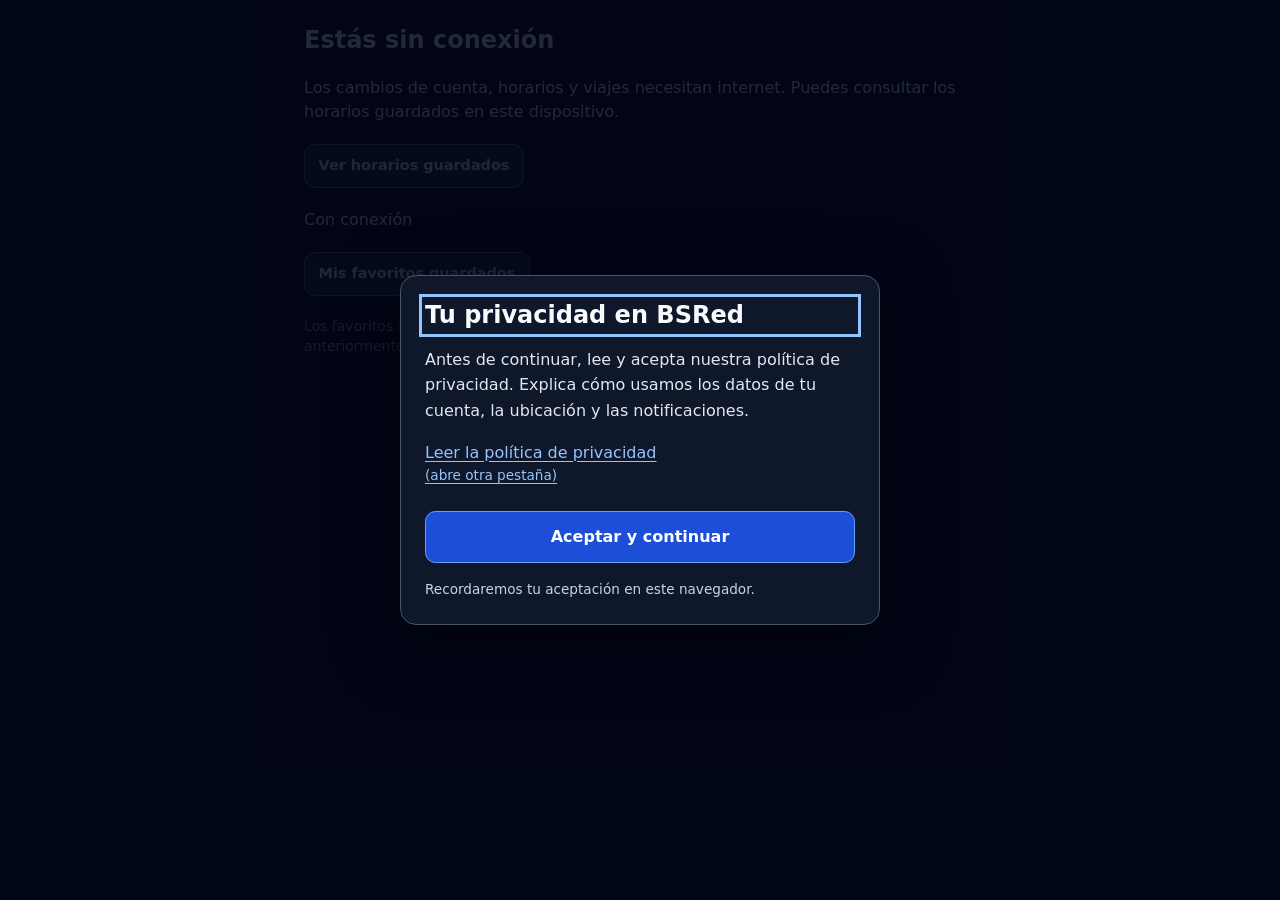
<file: offline.html>
<!DOCTYPE html>
<html lang="es"><head><meta charset="UTF-8"><meta name="viewport" content="width=device-width, initial-scale=1"><title>Sin conexión · BSRed</title><link rel="stylesheet" href="/styles.css">
    <link rel="stylesheet" href="/privacidad-aviso.css">
    <script src="/privacidad-aviso.js" defer></script><script src="/offline.js" defer></script></head>
<body class="bg-slate-950 text-slate-100 p-6"><main class="max-w-2xl mx-auto space-y-5"><h1 class="text-2xl font-bold">Estás sin conexión</h1><p>Los cambios de cuenta, horarios y viajes necesitan internet. Puedes consultar los horarios guardados en este dispositivo.</p><a href="/" class="op-button">Ver horarios guardados</a><p data-estado-conexion role="status"></p><a href="/usuario#favoritos" class="op-button">Mis favoritos guardados</a><p class="text-sm text-slate-400">Los favoritos solo estarán disponibles en la pestaña de la cuenta que inició sesión anteriormente. El mapa y el GPS requieren conexión para actualizarse.</p></main></body></html>
</file>
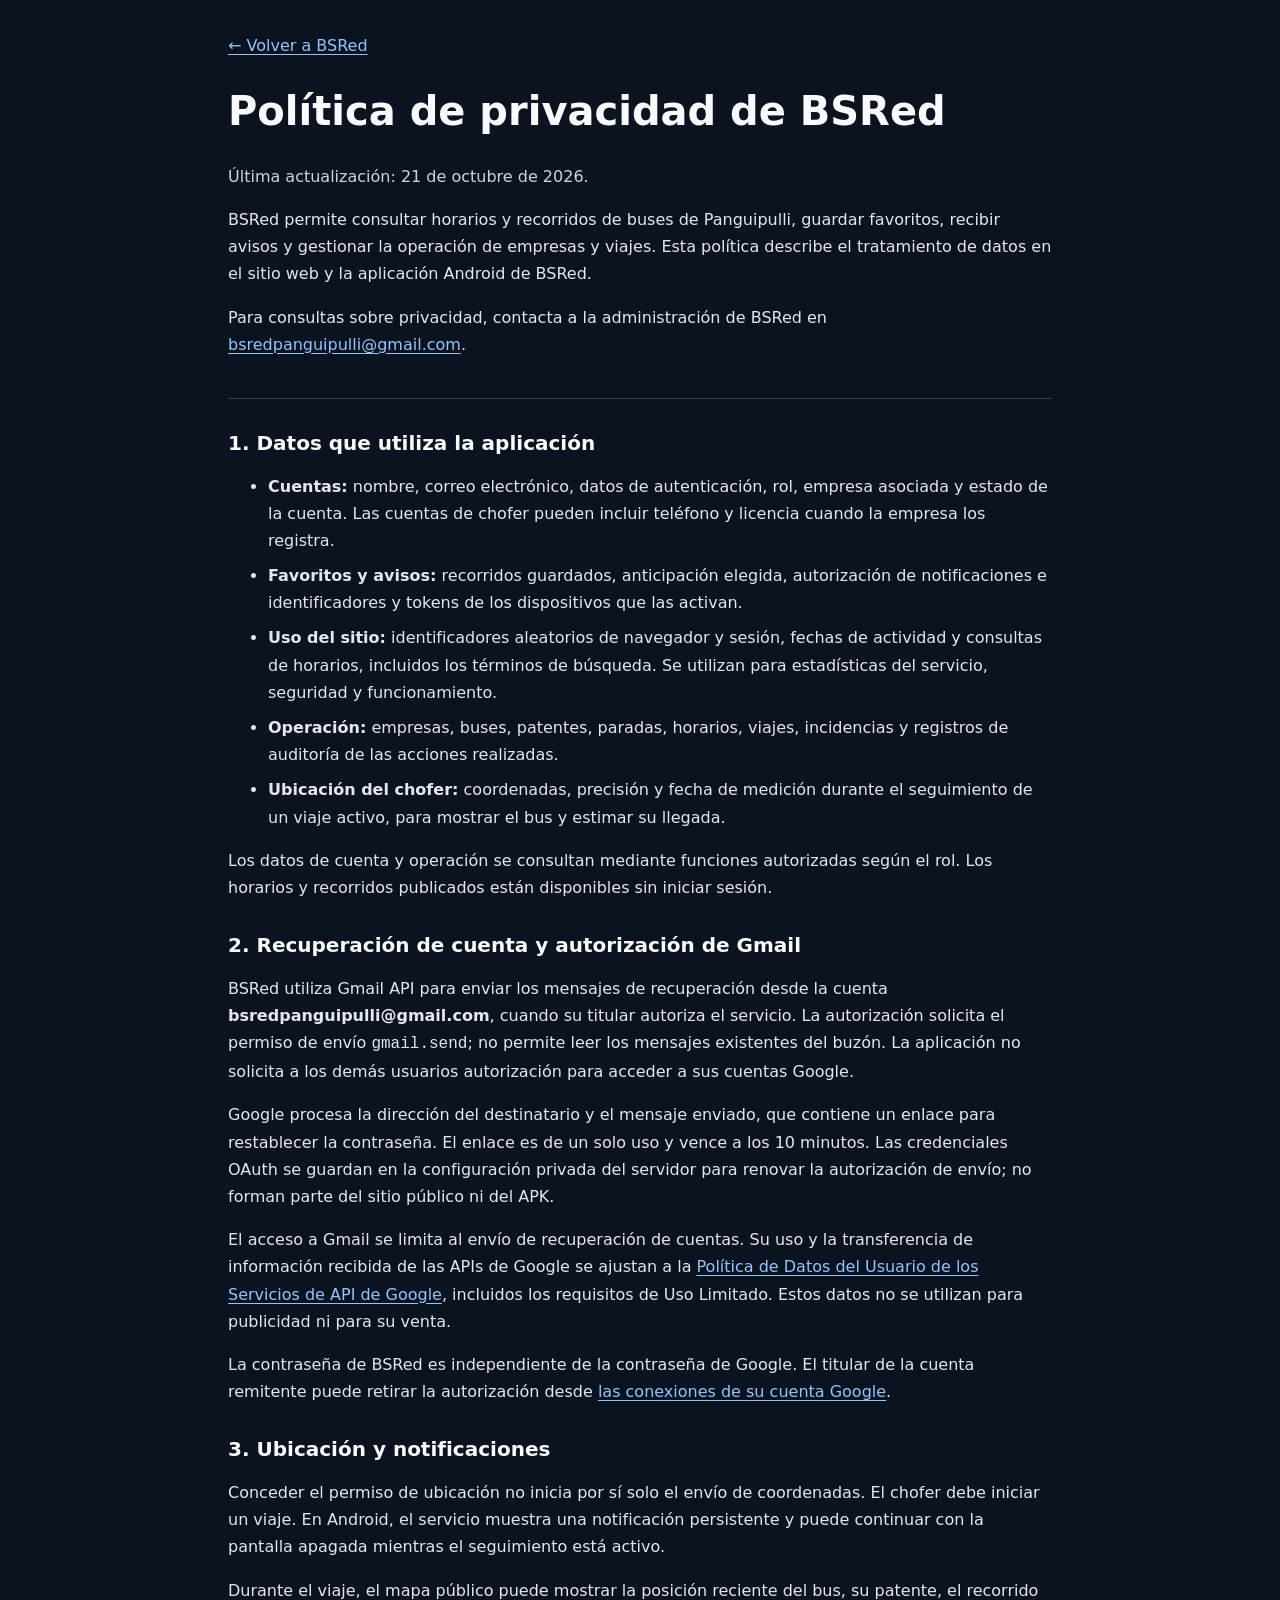
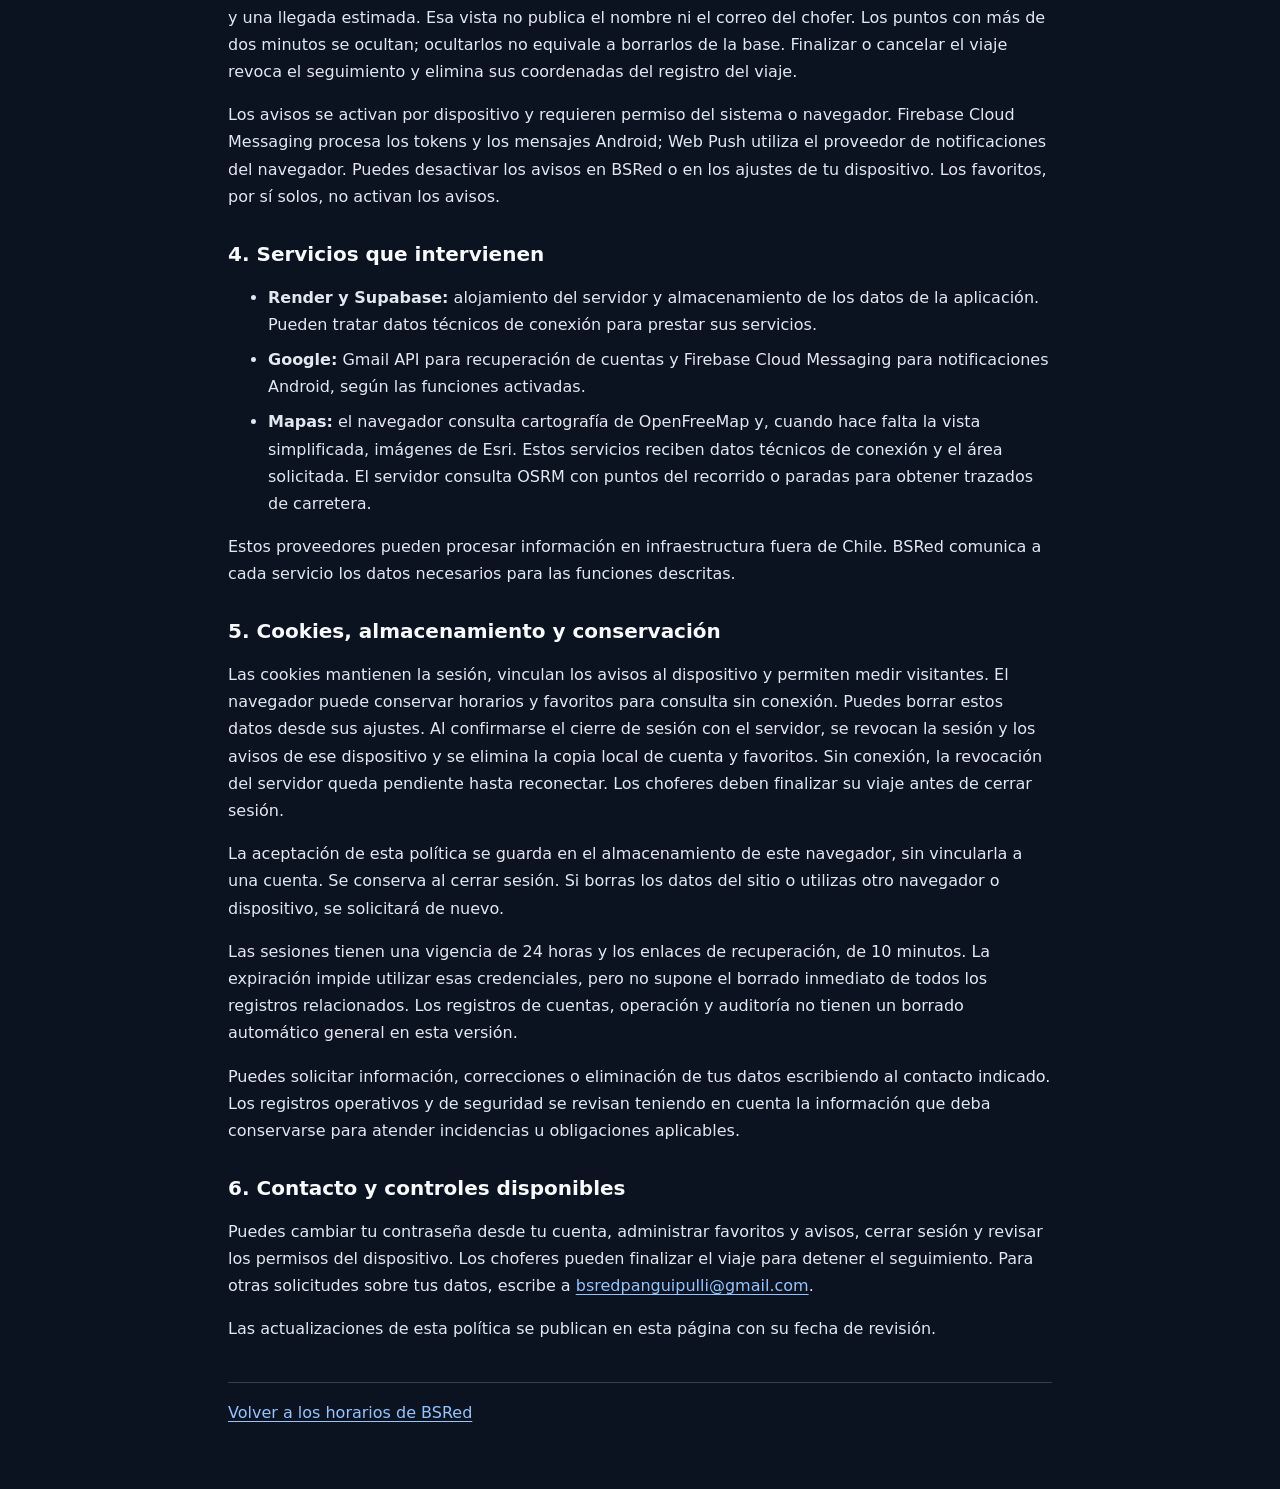
<file: privacidad.html>
<!DOCTYPE html>
<html lang="es">
<head>
    <meta charset="UTF-8">
    <meta name="viewport" content="width=device-width, initial-scale=1.0">
    <meta name="description" content="Cómo BSRed utiliza los datos de cuentas, recuperación por correo, notificaciones y ubicación de buses.">
    <meta name="theme-color" content="#0b1220">
    <title>Política de privacidad | BSRed</title>
    <link rel="canonical" href="https://bsred.onrender.com/privacidad.html">
    <style>
        :root { color-scheme: dark; }
        * { box-sizing: border-box; }
        body { margin: 0; background: #0b1220; color: #e2e8f0; font: 1rem/1.7 system-ui, sans-serif; }
        main { max-width: 54rem; margin: auto; padding: 2rem 1.25rem 4rem; overflow-wrap: anywhere; }
        header { padding-bottom: 1.5rem; border-bottom: 1px solid #334155; }
        h1, h2 { line-height: 1.25; color: #f8fafc; }
        h1 { font-size: clamp(1.8rem, 5vw, 2.5rem); }
        h2 { margin-top: 2rem; font-size: 1.25rem; }
        a { color: #93c5fd; text-underline-offset: .2em; }
        a:hover { color: #dbeafe; }
        a:focus-visible { outline: 3px solid #93c5fd; outline-offset: 4px; border-radius: 2px; }
        li + li { margin-top: .5rem; }
        .date { color: #cbd5e1; }
        footer { margin-top: 2.5rem; padding-top: 1rem; border-top: 1px solid #334155; }
    </style>
</head>
<body>
    <main>
        <header>
            <a href="/">← Volver a BSRed</a>
            <h1>Política de privacidad de BSRed</h1>
            <p class="date">Última actualización: <time datetime="2026-10-21">21 de octubre de 2026</time>.</p>
            <p>BSRed permite consultar horarios y recorridos de buses de Panguipulli, guardar favoritos,
                recibir avisos y gestionar la operación de empresas y viajes. Esta política describe
                el tratamiento de datos en el sitio web y la aplicación Android de BSRed.</p>
            <p>Para consultas sobre privacidad, contacta a la administración de BSRed en
                <a href="mailto:bsredpanguipulli@gmail.com">bsredpanguipulli@gmail.com</a>.</p>
        </header>

        <section aria-labelledby="datos">
            <h2 id="datos">1. Datos que utiliza la aplicación</h2>
            <ul>
                <li><strong>Cuentas:</strong> nombre, correo electrónico, datos de autenticación, rol,
                    empresa asociada y estado de la cuenta. Las cuentas de chofer pueden incluir
                    teléfono y licencia cuando la empresa los registra.</li>
                <li><strong>Favoritos y avisos:</strong> recorridos guardados, anticipación elegida,
                    autorización de notificaciones e identificadores y tokens de los dispositivos
                    que las activan.</li>
                <li><strong>Uso del sitio:</strong> identificadores aleatorios de navegador y sesión,
                    fechas de actividad y consultas de horarios, incluidos los términos de búsqueda.
                    Se utilizan para estadísticas del servicio, seguridad y funcionamiento.</li>
                <li><strong>Operación:</strong> empresas, buses, patentes, paradas, horarios, viajes,
                    incidencias y registros de auditoría de las acciones realizadas.</li>
                <li><strong>Ubicación del chofer:</strong> coordenadas, precisión y fecha de medición
                    durante el seguimiento de un viaje activo, para mostrar el bus y estimar su llegada.</li>
            </ul>
            <p>Los datos de cuenta y operación se consultan mediante funciones autorizadas según el rol.
                Los horarios y recorridos publicados están disponibles sin iniciar sesión.</p>
        </section>

        <section aria-labelledby="google">
            <h2 id="google">2. Recuperación de cuenta y autorización de Gmail</h2>
            <p>BSRed utiliza Gmail API para enviar los mensajes de recuperación desde la cuenta
                <strong>bsredpanguipulli@gmail.com</strong>, cuando su titular autoriza el servicio.
                La autorización solicita el permiso de envío <code>gmail.send</code>; no permite leer
                los mensajes existentes del buzón. La aplicación no solicita a los demás usuarios
                autorización para acceder a sus cuentas Google.</p>
            <p>Google procesa la dirección del destinatario y el mensaje enviado, que contiene un enlace
                para restablecer la contraseña. El enlace es de un solo uso y vence a los 10 minutos.
                Las credenciales OAuth se guardan en la configuración privada del servidor para renovar
                la autorización de envío; no forman parte del sitio público ni del APK.</p>
            <p>El acceso a Gmail se limita al envío de recuperación de cuentas. Su uso y la transferencia
                de información recibida de las APIs de Google se ajustan a la
                <a href="https://developers.google.com/terms/api-services-user-data-policy">Política de Datos del Usuario de los Servicios de API de Google</a>,
                incluidos los requisitos de Uso Limitado. Estos datos no se utilizan para publicidad
                ni para su venta.</p>
            <p>La contraseña de BSRed es independiente de la contraseña de Google. El titular de la
                cuenta remitente puede retirar la autorización desde
                <a href="https://myaccount.google.com/connections">las conexiones de su cuenta Google</a>.</p>
        </section>

        <section aria-labelledby="ubicacion">
            <h2 id="ubicacion">3. Ubicación y notificaciones</h2>
            <p>Conceder el permiso de ubicación no inicia por sí solo el envío de coordenadas.
                El chofer debe iniciar un viaje. En Android, el servicio muestra una notificación
                persistente y puede continuar con la pantalla apagada mientras el seguimiento está activo.</p>
            <p>Durante el viaje, el mapa público puede mostrar la posición reciente del bus, su patente,
                el recorrido y una llegada estimada. Esa vista no publica el nombre ni el correo del chofer.
                Los puntos con más de dos minutos se ocultan; ocultarlos no equivale a borrarlos de la base.
                Finalizar o cancelar el viaje revoca el seguimiento y elimina sus coordenadas del registro del viaje.</p>
            <p>Los avisos se activan por dispositivo y requieren permiso del sistema o navegador.
                Firebase Cloud Messaging procesa los tokens y los mensajes Android; Web Push utiliza
                el proveedor de notificaciones del navegador. Puedes desactivar los avisos en BSRed
                o en los ajustes de tu dispositivo. Los favoritos, por sí solos, no activan los avisos.</p>
        </section>

        <section aria-labelledby="proveedores">
            <h2 id="proveedores">4. Servicios que intervienen</h2>
            <ul>
                <li><strong>Render y Supabase:</strong> alojamiento del servidor y almacenamiento de los
                    datos de la aplicación. Pueden tratar datos técnicos de conexión para prestar sus servicios.</li>
                <li><strong>Google:</strong> Gmail API para recuperación de cuentas y Firebase Cloud
                    Messaging para notificaciones Android, según las funciones activadas.</li>
                <li><strong>Mapas:</strong> el navegador consulta cartografía de OpenFreeMap y, cuando
                    hace falta la vista simplificada, imágenes de Esri. Estos servicios reciben datos
                    técnicos de conexión y el área solicitada. El servidor consulta OSRM con puntos del
                    recorrido o paradas para obtener trazados de carretera.</li>
            </ul>
            <p>Estos proveedores pueden procesar información en infraestructura fuera de Chile.
                BSRed comunica a cada servicio los datos necesarios para las funciones descritas.</p>
        </section>

        <section aria-labelledby="conservacion">
            <h2 id="conservacion">5. Cookies, almacenamiento y conservación</h2>
            <p>Las cookies mantienen la sesión, vinculan los avisos al dispositivo y permiten medir
                visitantes. El navegador puede conservar horarios y favoritos para consulta sin conexión.
                Puedes borrar estos datos desde sus ajustes. Al confirmarse el cierre de sesión con
                el servidor, se revocan la sesión y los avisos de ese dispositivo y se elimina la copia
                local de cuenta y favoritos. Sin conexión, la revocación del servidor queda pendiente
                hasta reconectar. Los choferes deben finalizar su viaje antes de cerrar sesión.</p>
            <p>La aceptación de esta política se guarda en el almacenamiento de este navegador,
                sin vincularla a una cuenta. Se conserva al cerrar sesión. Si borras los datos del
                sitio o utilizas otro navegador o dispositivo, se solicitará de nuevo.</p>
            <p>Las sesiones tienen una vigencia de 24 horas y los enlaces de recuperación, de 10 minutos.
                La expiración impide utilizar esas credenciales, pero no supone el borrado inmediato de
                todos los registros relacionados. Los registros de cuentas, operación y auditoría no
                tienen un borrado automático general en esta versión.</p>
            <p>Puedes solicitar información, correcciones o eliminación de tus datos escribiendo al
                contacto indicado. Los registros operativos y de seguridad se revisan teniendo en
                cuenta la información que deba conservarse para atender incidencias u obligaciones aplicables.</p>
        </section>

        <section aria-labelledby="controles">
            <h2 id="controles">6. Contacto y controles disponibles</h2>
            <p>Puedes cambiar tu contraseña desde tu cuenta, administrar favoritos y avisos, cerrar sesión
                y revisar los permisos del dispositivo. Los choferes pueden finalizar el viaje para detener
                el seguimiento. Para otras solicitudes sobre tus datos, escribe a
                <a href="mailto:bsredpanguipulli@gmail.com">bsredpanguipulli@gmail.com</a>.</p>
            <p>Las actualizaciones de esta política se publican en esta página con su fecha de revisión.</p>
        </section>
        <footer><a href="/">Volver a los horarios de BSRed</a></footer>
    </main>
</body>
</html>
</file>
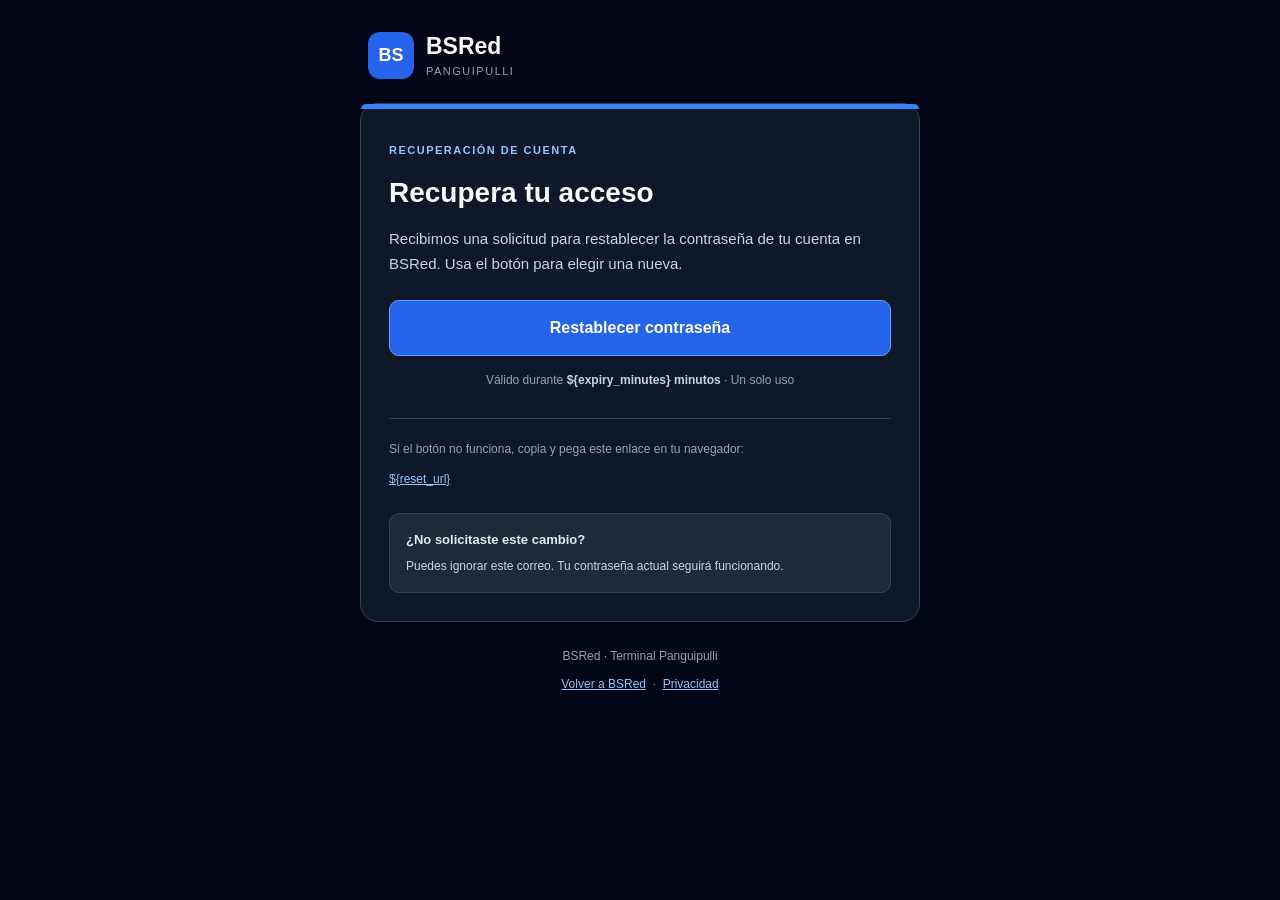
<file: templates/correo-recuperacion.html>
<!DOCTYPE html>
<html lang="es">
<head>
    <meta charset="UTF-8">
    <meta name="viewport" content="width=device-width, initial-scale=1">
    <meta name="color-scheme" content="dark">
    <title>Restablece tu contraseña de BSRed</title>
</head>
<body style="margin:0; padding:0; background-color:#020617; color:#e2e8f0; font-family:Arial,Helvetica,sans-serif; -webkit-text-size-adjust:100%;">
    <div style="display:none; max-height:0; max-width:0; overflow:hidden; opacity:0; font-size:1px; line-height:1px; mso-hide:all;">Recupera el acceso a BSRed. Tu enlace es válido durante ${expiry_minutes} minutos y para un solo uso.</div>
    <table role="presentation" width="100%" cellspacing="0" cellpadding="0" border="0" bgcolor="#020617" style="width:100%; table-layout:fixed; background-color:#020617;">
        <tr>
            <td align="center" style="padding:32px 16px;">
                <table role="presentation" width="100%" cellspacing="0" cellpadding="0" border="0" style="width:100%; max-width:560px; margin:0 auto;">
                    <tr>
                        <td style="padding:0 8px 24px;">
                            <table role="presentation" cellspacing="0" cellpadding="0" border="0">
                                <tr>
                                    <td width="46" height="46" align="center" bgcolor="#2563eb" style="width:46px; height:46px; border-radius:12px; background-color:#2563eb; color:#ffffff; font-size:18px; font-weight:700;">BS</td>
                                    <td style="padding-left:12px;">
                                        <p style="margin:0; color:#f8fafc; font-size:23px; line-height:28px; font-weight:700;">BSRed</p>
                                        <p style="margin:3px 0 0; color:#94a3b8; font-size:11px; line-height:16px; letter-spacing:1.5px;">PANGUIPULLI</p>
                                    </td>
                                </tr>
                            </table>
                        </td>
                    </tr>
                    <tr>
                        <td bgcolor="#0f172a" style="padding:0; border:1px solid #334155; border-radius:18px; background-color:#0f172a;">
                            <table role="presentation" width="100%" cellspacing="0" cellpadding="0" border="0" style="width:100%; table-layout:fixed;">
                                <tr>
                                    <td height="5" bgcolor="#3b82f6" style="height:5px; font-size:0; line-height:0; background-color:#3b82f6; border-radius:18px 18px 0 0;">&nbsp;</td>
                                </tr>
                                <tr>
                                    <td style="padding:32px 28px 28px;">
                                        <p style="margin:0 0 16px; color:#93c5fd; font-size:11px; line-height:18px; letter-spacing:1.5px; font-weight:700;">RECUPERACIÓN DE CUENTA</p>
                                        <h1 style="margin:0 0 16px; color:#f8fafc; font-size:28px; line-height:35px; font-weight:700;">Recupera tu acceso</h1>
                                        <p style="margin:0 0 24px; color:#cbd5e1; font-size:15px; line-height:25px;">Recibimos una solicitud para restablecer la contraseña de tu cuenta en BSRed. Usa el botón para elegir una nueva.</p>
                                        <table role="presentation" width="100%" cellspacing="0" cellpadding="0" border="0" style="width:100%;">
                                            <tr>
                                                <td align="center" bgcolor="#2563eb" style="border:1px solid #60a5fa; border-radius:10px; background-color:#2563eb; mso-padding-alt:16px 18px;">
                                                    <a href="${reset_url}" style="display:block; padding:16px 18px; border-radius:10px; color:#ffffff; font-size:16px; line-height:22px; font-weight:700; text-decoration:none;">Restablecer contraseña</a>
                                                </td>
                                            </tr>
                                        </table>
                                        <p style="margin:14px 0 28px; color:#94a3b8; text-align:center; font-size:12px; line-height:20px;">Válido durante <strong style="color:#cbd5e1;">${expiry_minutes} minutos</strong> &middot; Un solo uso</p>
                                        <table role="presentation" width="100%" cellspacing="0" cellpadding="0" border="0" style="width:100%; table-layout:fixed;">
                                            <tr>
                                                <td style="padding:20px 0 0; border-top:1px solid #334155;">
                                                    <p style="margin:0 0 10px; color:#94a3b8; font-size:12px; line-height:20px;">Si el botón no funciona, copia y pega este enlace en tu navegador:</p>
                                                    <p style="margin:0; font-size:12px; line-height:20px; overflow-wrap:anywhere; word-break:break-all;"><a href="${reset_url}" style="color:#93c5fd; text-decoration:underline; overflow-wrap:anywhere; word-break:break-all;">${reset_url}</a></p>
                                                </td>
                                            </tr>
                                        </table>
                                        <table role="presentation" width="100%" cellspacing="0" cellpadding="0" border="0" style="width:100%; margin-top:24px;">
                                            <tr>
                                                <td bgcolor="#1e293b" style="padding:16px; border:1px solid #334155; border-radius:10px; background-color:#1e293b;">
                                                    <p style="margin:0 0 6px; color:#e2e8f0; font-size:13px; line-height:20px; font-weight:700;">¿No solicitaste este cambio?</p>
                                                    <p style="margin:0; color:#cbd5e1; font-size:12px; line-height:20px;">Puedes ignorar este correo. Tu contraseña actual seguirá funcionando.</p>
                                                </td>
                                            </tr>
                                        </table>
                                    </td>
                                </tr>
                            </table>
                        </td>
                    </tr>
                    <tr>
                        <td align="center" style="padding:24px 12px 8px;">
                            <p style="margin:0 0 8px; color:#94a3b8; font-size:12px; line-height:20px;">BSRed &middot; Terminal Panguipulli</p>
                            <p style="margin:0; font-size:12px; line-height:20px;"><a href="${site_url}/" style="color:#93c5fd; text-decoration:underline;">Volver a BSRed</a><span style="color:#64748b;"> &nbsp;&middot;&nbsp; </span><a href="${site_url}/privacidad.html" style="color:#93c5fd; text-decoration:underline;">Privacidad</a></p>
                        </td>
                    </tr>
                </table>
            </td>
        </tr>
    </table>
</body>
</html>
</file>
<file: styles.css>
*,:after,:before{--tw-border-spacing-x:0;--tw-border-spacing-y:0;--tw-translate-x:0;--tw-translate-y:0;--tw-rotate:0;--tw-skew-x:0;--tw-skew-y:0;--tw-scale-x:1;--tw-scale-y:1;--tw-pan-x: ;--tw-pan-y: ;--tw-pinch-zoom: ;--tw-scroll-snap-strictness:proximity;--tw-gradient-from-position: ;--tw-gradient-via-position: ;--tw-gradient-to-position: ;--tw-ordinal: ;--tw-slashed-zero: ;--tw-numeric-figure: ;--tw-numeric-spacing: ;--tw-numeric-fraction: ;--tw-ring-inset: ;--tw-ring-offset-width:0px;--tw-ring-offset-color:#fff;--tw-ring-color:rgba(59,130,246,.5);--tw-ring-offset-shadow:0 0 #0000;--tw-ring-shadow:0 0 #0000;--tw-shadow:0 0 #0000;--tw-shadow-colored:0 0 #0000;--tw-blur: ;--tw-brightness: ;--tw-contrast: ;--tw-grayscale: ;--tw-hue-rotate: ;--tw-invert: ;--tw-saturate: ;--tw-sepia: ;--tw-drop-shadow: ;--tw-backdrop-blur: ;--tw-backdrop-brightness: ;--tw-backdrop-contrast: ;--tw-backdrop-grayscale: ;--tw-backdrop-hue-rotate: ;--tw-backdrop-invert: ;--tw-backdrop-opacity: ;--tw-backdrop-saturate: ;--tw-backdrop-sepia: ;--tw-contain-size: ;--tw-contain-layout: ;--tw-contain-paint: ;--tw-contain-style: }::backdrop{--tw-border-spacing-x:0;--tw-border-spacing-y:0;--tw-translate-x:0;--tw-translate-y:0;--tw-rotate:0;--tw-skew-x:0;--tw-skew-y:0;--tw-scale-x:1;--tw-scale-y:1;--tw-pan-x: ;--tw-pan-y: ;--tw-pinch-zoom: ;--tw-scroll-snap-strictness:proximity;--tw-gradient-from-position: ;--tw-gradient-via-position: ;--tw-gradient-to-position: ;--tw-ordinal: ;--tw-slashed-zero: ;--tw-numeric-figure: ;--tw-numeric-spacing: ;--tw-numeric-fraction: ;--tw-ring-inset: ;--tw-ring-offset-width:0px;--tw-ring-offset-color:#fff;--tw-ring-color:rgba(59,130,246,.5);--tw-ring-offset-shadow:0 0 #0000;--tw-ring-shadow:0 0 #0000;--tw-shadow:0 0 #0000;--tw-shadow-colored:0 0 #0000;--tw-blur: ;--tw-brightness: ;--tw-contrast: ;--tw-grayscale: ;--tw-hue-rotate: ;--tw-invert: ;--tw-saturate: ;--tw-sepia: ;--tw-drop-shadow: ;--tw-backdrop-blur: ;--tw-backdrop-brightness: ;--tw-backdrop-contrast: ;--tw-backdrop-grayscale: ;--tw-backdrop-hue-rotate: ;--tw-backdrop-invert: ;--tw-backdrop-opacity: ;--tw-backdrop-saturate: ;--tw-backdrop-sepia: ;--tw-contain-size: ;--tw-contain-layout: ;--tw-contain-paint: ;--tw-contain-style: }/*! tailwindcss v3.4.17 | MIT License | https://tailwindcss.com*/*,:after,:before{box-sizing:border-box;border:0 solid #e5e7eb}:after,:before{--tw-content:""}:host,html{line-height:1.5;-webkit-text-size-adjust:100%;-moz-tab-size:4;-o-tab-size:4;tab-size:4;font-family:ui-sans-serif,system-ui,sans-serif,Apple Color Emoji,Segoe UI Emoji,Segoe UI Symbol,Noto Color Emoji;font-feature-settings:normal;font-variation-settings:normal;-webkit-tap-highlight-color:transparent}body{margin:0;line-height:inherit}hr{height:0;color:inherit;border-top-width:1px}abbr:where([title]){-webkit-text-decoration:underline dotted;text-decoration:underline dotted}h1,h2,h3,h4,h5,h6{font-size:inherit;font-weight:inherit}a{color:inherit;text-decoration:inherit}b,strong{font-weight:bolder}code,kbd,pre,samp{font-family:ui-monospace,SFMono-Regular,Menlo,Monaco,Consolas,Liberation Mono,Courier New,monospace;font-feature-settings:normal;font-variation-settings:normal;font-size:1em}small{font-size:80%}sub,sup{font-size:75%;line-height:0;position:relative;vertical-align:baseline}sub{bottom:-.25em}sup{top:-.5em}table{text-indent:0;border-color:inherit;border-collapse:collapse}button,input,optgroup,select,textarea{font-family:inherit;font-feature-settings:inherit;font-variation-settings:inherit;font-size:100%;font-weight:inherit;line-height:inherit;letter-spacing:inherit;color:inherit;margin:0;padding:0}button,select{text-transform:none}button,input:where([type=button]),input:where([type=reset]),input:where([type=submit]){-webkit-appearance:button;background-color:transparent;background-image:none}:-moz-focusring{outline:auto}:-moz-ui-invalid{box-shadow:none}progress{vertical-align:baseline}::-webkit-inner-spin-button,::-webkit-outer-spin-button{height:auto}[type=search]{-webkit-appearance:textfield;outline-offset:-2px}::-webkit-search-decoration{-webkit-appearance:none}::-webkit-file-upload-button{-webkit-appearance:button;font:inherit}summary{display:list-item}blockquote,dd,dl,figure,h1,h2,h3,h4,h5,h6,hr,p,pre{margin:0}fieldset{margin:0}fieldset,legend{padding:0}menu,ol,ul{list-style:none;margin:0;padding:0}dialog{padding:0}textarea{resize:vertical}input::-moz-placeholder,textarea::-moz-placeholder{opacity:1;color:#9ca3af}input::placeholder,textarea::placeholder{opacity:1;color:#9ca3af}[role=button],button{cursor:pointer}:disabled{cursor:default}audio,canvas,embed,iframe,img,object,svg,video{display:block;vertical-align:middle}img,video{max-width:100%;height:auto}[hidden]:where(:not([hidden=until-found])){display:none}.container{width:100%}@media (min-width:640px){.container{max-width:640px}}@media (min-width:768px){.container{max-width:768px}}@media (min-width:1024px){.container{max-width:1024px}}@media (min-width:1280px){.container{max-width:1280px}}@media (min-width:1536px){.container{max-width:1536px}}.sr-only{position:absolute;width:1px;height:1px;padding:0;margin:-1px;overflow:hidden;clip:rect(0,0,0,0);white-space:nowrap;border-width:0}.visible{visibility:visible}.collapse{visibility:collapse}.fixed{position:fixed}.absolute{position:absolute}.relative{position:relative}.sticky{position:sticky}.inset-0{inset:0}.-top-6{top:-1.5rem}.bottom-4{bottom:1rem}.left-1\/2{left:50%}.left-4{left:1rem}.right-4{right:1rem}.top-4{top:1rem}.z-10{z-index:10}.z-20{z-index:20}.z-\[1000\]{z-index:1000}.z-\[1100\]{z-index:1100}.z-\[2000\]{z-index:2000}.mx-auto{margin-left:auto;margin-right:auto}.my-6{margin-top:1.5rem;margin-bottom:1.5rem}.mb-1{margin-bottom:.25rem}.mb-2{margin-bottom:.5rem}.mb-3{margin-bottom:.75rem}.mb-4{margin-bottom:1rem}.mb-6{margin-bottom:1.5rem}.ml-2{margin-left:.5rem}.ml-3{margin-left:.75rem}.ml-auto{margin-left:auto}.mr-3{margin-right:.75rem}.mt-1{margin-top:.25rem}.mt-2{margin-top:.5rem}.mt-3{margin-top:.75rem}.mt-4{margin-top:1rem}.block{display:block}.inline-block{display:inline-block}.flex{display:flex}.table{display:table}.grid{display:grid}.hidden{display:none}.h-0{height:0}.h-20{height:5rem}.h-3{height:.75rem}.h-48{height:12rem}.h-full{height:100%}.h-screen{height:100vh}.min-h-screen{min-height:100vh}.w-20{width:5rem}.w-3{width:.75rem}.w-full{width:100%}.w-screen{width:100vw}.min-w-0{min-width:0}.max-w-2xl{max-width:42rem}.max-w-3xl{max-width:48rem}.max-w-\[85\%\]{max-width:85%}.max-w-sm{max-width:24rem}.flex-1{flex:1 1 0%}.flex-shrink{flex-shrink:1}.shrink-0{flex-shrink:0}.-translate-x-1\/2{--tw-translate-x:-50%}.-translate-x-1\/2,.transform{transform:translate(var(--tw-translate-x),var(--tw-translate-y)) rotate(var(--tw-rotate)) skewX(var(--tw-skew-x)) skewY(var(--tw-skew-y)) scaleX(var(--tw-scale-x)) scaleY(var(--tw-scale-y))}@keyframes pulse{50%{opacity:.5}}.animate-pulse{animation:pulse 2s cubic-bezier(.4,0,.6,1) infinite}.cursor-pointer{cursor:pointer}.resize{resize:both}.grid-cols-1{grid-template-columns:repeat(1,minmax(0,1fr))}.grid-cols-5{grid-template-columns:repeat(5,minmax(0,1fr))}.flex-col{flex-direction:column}.flex-wrap{flex-wrap:wrap}.items-start{align-items:flex-start}.items-end{align-items:flex-end}.items-center{align-items:center}.justify-center{justify-content:center}.justify-between{justify-content:space-between}.gap-1{gap:.25rem}.gap-1\.5{gap:.375rem}.gap-2{gap:.5rem}.gap-3{gap:.75rem}.gap-4{gap:1rem}.gap-6{gap:1.5rem}.space-y-1>:not([hidden])~:not([hidden]){--tw-space-y-reverse:0;margin-top:calc(.25rem*(1 - var(--tw-space-y-reverse)));margin-bottom:calc(.25rem*var(--tw-space-y-reverse))}.space-y-1\.5>:not([hidden])~:not([hidden]){--tw-space-y-reverse:0;margin-top:calc(.375rem*(1 - var(--tw-space-y-reverse)));margin-bottom:calc(.375rem*var(--tw-space-y-reverse))}.space-y-2>:not([hidden])~:not([hidden]){--tw-space-y-reverse:0;margin-top:calc(.5rem*(1 - var(--tw-space-y-reverse)));margin-bottom:calc(.5rem*var(--tw-space-y-reverse))}.space-y-3>:not([hidden])~:not([hidden]){--tw-space-y-reverse:0;margin-top:calc(.75rem*(1 - var(--tw-space-y-reverse)));margin-bottom:calc(.75rem*var(--tw-space-y-reverse))}.space-y-4>:not([hidden])~:not([hidden]){--tw-space-y-reverse:0;margin-top:calc(1rem*(1 - var(--tw-space-y-reverse)));margin-bottom:calc(1rem*var(--tw-space-y-reverse))}.space-y-5>:not([hidden])~:not([hidden]){--tw-space-y-reverse:0;margin-top:calc(1.25rem*(1 - var(--tw-space-y-reverse)));margin-bottom:calc(1.25rem*var(--tw-space-y-reverse))}.space-y-6>:not([hidden])~:not([hidden]){--tw-space-y-reverse:0;margin-top:calc(1.5rem*(1 - var(--tw-space-y-reverse)));margin-bottom:calc(1.5rem*var(--tw-space-y-reverse))}.divide-y>:not([hidden])~:not([hidden]){--tw-divide-y-reverse:0;border-top-width:calc(1px*(1 - var(--tw-divide-y-reverse)));border-bottom-width:calc(1px*var(--tw-divide-y-reverse))}.divide-slate-800>:not([hidden])~:not([hidden]){--tw-divide-opacity:1;border-color:rgb(30 41 59/var(--tw-divide-opacity,1))}.self-end{align-self:flex-end}.overflow-hidden{overflow:hidden}.overflow-x-auto{overflow-x:auto}.overflow-y-auto{overflow-y:auto}.truncate{overflow:hidden;text-overflow:ellipsis}.truncate,.whitespace-nowrap{white-space:nowrap}.rounded{border-radius:.25rem}.rounded-2xl{border-radius:1rem}.rounded-full{border-radius:9999px}.rounded-lg{border-radius:.5rem}.rounded-md{border-radius:.375rem}.rounded-xl{border-radius:.75rem}.rounded-t-lg{border-top-left-radius:.5rem;border-top-right-radius:.5rem}.border{border-width:1px}.border-2{border-width:2px}.border-b{border-bottom-width:1px}.border-r{border-right-width:1px}.border-t{border-top-width:1px}.border-blue-500{--tw-border-opacity:1;border-color:rgb(59 130 246/var(--tw-border-opacity,1))}.border-blue-500\/20{border-color:rgba(59,130,246,.2)}.border-blue-500\/30{border-color:rgba(59,130,246,.3)}.border-red-500\/30{border-color:rgba(239,68,68,.3)}.border-rose-500\/40{border-color:rgba(244,63,94,.4)}.border-slate-500{--tw-border-opacity:1;border-color:rgb(100 116 139/var(--tw-border-opacity,1))}.border-slate-600{--tw-border-opacity:1;border-color:rgb(71 85 105/var(--tw-border-opacity,1))}.border-slate-700{--tw-border-opacity:1;border-color:rgb(51 65 85/var(--tw-border-opacity,1))}.border-slate-700\/60{border-color:rgba(51,65,85,.6)}.border-slate-800{--tw-border-opacity:1;border-color:rgb(30 41 59/var(--tw-border-opacity,1))}.border-slate-800\/80{border-color:rgba(30,41,59,.8)}.bg-amber-500{--tw-bg-opacity:1;background-color:rgb(245 158 11/var(--tw-bg-opacity,1))}.bg-amber-600{--tw-bg-opacity:1;background-color:rgb(217 119 6/var(--tw-bg-opacity,1))}.bg-blue-500{--tw-bg-opacity:1;background-color:rgb(59 130 246/var(--tw-bg-opacity,1))}.bg-blue-500\/10{background-color:rgba(59,130,246,.1)}.bg-blue-500\/20{background-color:rgba(59,130,246,.2)}.bg-blue-500\/30{background-color:rgba(59,130,246,.3)}.bg-blue-600{--tw-bg-opacity:1;background-color:rgb(37 99 235/var(--tw-bg-opacity,1))}.bg-emerald-600{--tw-bg-opacity:1;background-color:rgb(5 150 105/var(--tw-bg-opacity,1))}.bg-red-500\/10{background-color:rgba(239,68,68,.1)}.bg-rose-600{--tw-bg-opacity:1;background-color:rgb(225 29 72/var(--tw-bg-opacity,1))}.bg-sky-600{--tw-bg-opacity:1;background-color:rgb(2 132 199/var(--tw-bg-opacity,1))}.bg-slate-700{--tw-bg-opacity:1;background-color:rgb(51 65 85/var(--tw-bg-opacity,1))}.bg-slate-800{--tw-bg-opacity:1;background-color:rgb(30 41 59/var(--tw-bg-opacity,1))}.bg-slate-800\/60{background-color:rgba(30,41,59,.6)}.bg-slate-900{--tw-bg-opacity:1;background-color:rgb(15 23 42/var(--tw-bg-opacity,1))}.bg-slate-900\/90{background-color:rgba(15,23,42,.9)}.bg-slate-950{--tw-bg-opacity:1;background-color:rgb(2 6 23/var(--tw-bg-opacity,1))}.bg-slate-950\/80{background-color:rgba(2,6,23,.8)}.p-1{padding:.25rem}.p-2{padding:.5rem}.p-3{padding:.75rem}.p-4{padding:1rem}.p-5{padding:1.25rem}.p-6{padding:1.5rem}.px-2{padding-left:.5rem;padding-right:.5rem}.px-2\.5{padding-left:.625rem;padding-right:.625rem}.px-3{padding-left:.75rem;padding-right:.75rem}.px-4{padding-left:1rem;padding-right:1rem}.py-0\.5{padding-top:.125rem;padding-bottom:.125rem}.py-1{padding-top:.25rem;padding-bottom:.25rem}.py-1\.5{padding-top:.375rem;padding-bottom:.375rem}.py-10{padding-top:2.5rem;padding-bottom:2.5rem}.py-2{padding-top:.5rem;padding-bottom:.5rem}.py-2\.5{padding-top:.625rem;padding-bottom:.625rem}.py-3{padding-top:.75rem;padding-bottom:.75rem}.pl-2{padding-left:.5rem}.pl-4{padding-left:1rem}.pt-2{padding-top:.5rem}.pt-3{padding-top:.75rem}.pt-4{padding-top:1rem}.text-left{text-align:left}.text-center{text-align:center}.text-right{text-align:right}.font-mono{font-family:ui-monospace,SFMono-Regular,Menlo,Monaco,Consolas,Liberation Mono,Courier New,monospace}.font-sans{font-family:ui-sans-serif,system-ui,sans-serif,Apple Color Emoji,Segoe UI Emoji,Segoe UI Symbol,Noto Color Emoji}.text-2xl{font-size:1.5rem;line-height:2rem}.text-3xl{font-size:1.875rem;line-height:2.25rem}.text-4xl{font-size:2.25rem;line-height:2.5rem}.text-\[10px\]{font-size:10px}.text-\[11px\]{font-size:11px}.text-base{font-size:1rem;line-height:1.5rem}.text-lg{font-size:1.125rem;line-height:1.75rem}.text-sm{font-size:.875rem;line-height:1.25rem}.text-xl{font-size:1.25rem;line-height:1.75rem}.text-xs{font-size:.75rem;line-height:1rem}.font-black{font-weight:900}.font-bold{font-weight:700}.font-medium{font-weight:500}.font-semibold{font-weight:600}.uppercase{text-transform:uppercase}.tracking-tight{letter-spacing:-.025em}.tracking-wider{letter-spacing:.05em}.text-amber-300{--tw-text-opacity:1;color:rgb(252 211 77/var(--tw-text-opacity,1))}.text-amber-400{--tw-text-opacity:1;color:rgb(251 191 36/var(--tw-text-opacity,1))}.text-blue-300{--tw-text-opacity:1;color:rgb(147 197 253/var(--tw-text-opacity,1))}.text-blue-400{--tw-text-opacity:1;color:rgb(96 165 250/var(--tw-text-opacity,1))}.text-emerald-300{--tw-text-opacity:1;color:rgb(110 231 183/var(--tw-text-opacity,1))}.text-emerald-400{--tw-text-opacity:1;color:rgb(52 211 153/var(--tw-text-opacity,1))}.text-red-400{--tw-text-opacity:1;color:rgb(248 113 113/var(--tw-text-opacity,1))}.text-rose-300{--tw-text-opacity:1;color:rgb(253 164 175/var(--tw-text-opacity,1))}.text-rose-400{--tw-text-opacity:1;color:rgb(251 113 133/var(--tw-text-opacity,1))}.text-slate-100{--tw-text-opacity:1;color:rgb(241 245 249/var(--tw-text-opacity,1))}.text-slate-200{--tw-text-opacity:1;color:rgb(226 232 240/var(--tw-text-opacity,1))}.text-slate-300{--tw-text-opacity:1;color:rgb(203 213 225/var(--tw-text-opacity,1))}.text-slate-400{--tw-text-opacity:1;color:rgb(148 163 184/var(--tw-text-opacity,1))}.text-slate-500{--tw-text-opacity:1;color:rgb(100 116 139/var(--tw-text-opacity,1))}.text-white{--tw-text-opacity:1;color:rgb(255 255 255/var(--tw-text-opacity,1))}.underline{text-decoration-line:underline}.antialiased{-webkit-font-smoothing:antialiased;-moz-osx-font-smoothing:grayscale}.opacity-80{opacity:.8}.shadow{--tw-shadow:0 1px 3px 0 rgba(0,0,0,.1),0 1px 2px -1px rgba(0,0,0,.1);--tw-shadow-colored:0 1px 3px 0 var(--tw-shadow-color),0 1px 2px -1px var(--tw-shadow-color)}.shadow,.shadow-2xl{box-shadow:var(--tw-ring-offset-shadow,0 0 #0000),var(--tw-ring-shadow,0 0 #0000),var(--tw-shadow)}.shadow-2xl{--tw-shadow:0 25px 50px -12px rgba(0,0,0,.25);--tw-shadow-colored:0 25px 50px -12px var(--tw-shadow-color)}.shadow-lg{--tw-shadow:0 10px 15px -3px rgba(0,0,0,.1),0 4px 6px -4px rgba(0,0,0,.1);--tw-shadow-colored:0 10px 15px -3px var(--tw-shadow-color),0 4px 6px -4px var(--tw-shadow-color);box-shadow:var(--tw-ring-offset-shadow,0 0 #0000),var(--tw-ring-shadow,0 0 #0000),var(--tw-shadow)}.shadow-blue-500\/10{--tw-shadow-color:rgba(59,130,246,.1);--tw-shadow:var(--tw-shadow-colored)}.shadow-blue-600\/20{--tw-shadow-color:rgba(37,99,235,.2);--tw-shadow:var(--tw-shadow-colored)}.shadow-emerald-600\/20{--tw-shadow-color:rgba(5,150,105,.2);--tw-shadow:var(--tw-shadow-colored)}.shadow-rose-600\/20{--tw-shadow-color:rgba(225,29,72,.2);--tw-shadow:var(--tw-shadow-colored)}.shadow-sky-600\/20{--tw-shadow-color:rgba(2,132,199,.2);--tw-shadow:var(--tw-shadow-colored)}.outline{outline-style:solid}.ring{--tw-ring-offset-shadow:var(--tw-ring-inset) 0 0 0 var(--tw-ring-offset-width) var(--tw-ring-offset-color);--tw-ring-shadow:var(--tw-ring-inset) 0 0 0 calc(3px + var(--tw-ring-offset-width)) var(--tw-ring-color)}.ring,.ring-2{box-shadow:var(--tw-ring-offset-shadow),var(--tw-ring-shadow),var(--tw-shadow,0 0 #0000)}.ring-2{--tw-ring-offset-shadow:var(--tw-ring-inset) 0 0 0 var(--tw-ring-offset-width) var(--tw-ring-offset-color);--tw-ring-shadow:var(--tw-ring-inset) 0 0 0 calc(2px + var(--tw-ring-offset-width)) var(--tw-ring-color)}.ring-blue-500\/30{--tw-ring-color:rgba(59,130,246,.3)}.blur{--tw-blur:blur(8px)}.blur,.filter{filter:var(--tw-blur) var(--tw-brightness) var(--tw-contrast) var(--tw-grayscale) var(--tw-hue-rotate) var(--tw-invert) var(--tw-saturate) var(--tw-sepia) var(--tw-drop-shadow)}.backdrop-blur{--tw-backdrop-blur:blur(8px)}.backdrop-blur,.backdrop-blur-sm{-webkit-backdrop-filter:var(--tw-backdrop-blur) var(--tw-backdrop-brightness) var(--tw-backdrop-contrast) var(--tw-backdrop-grayscale) var(--tw-backdrop-hue-rotate) var(--tw-backdrop-invert) var(--tw-backdrop-opacity) var(--tw-backdrop-saturate) var(--tw-backdrop-sepia);backdrop-filter:var(--tw-backdrop-blur) var(--tw-backdrop-brightness) var(--tw-backdrop-contrast) var(--tw-backdrop-grayscale) var(--tw-backdrop-hue-rotate) var(--tw-backdrop-invert) var(--tw-backdrop-opacity) var(--tw-backdrop-saturate) var(--tw-backdrop-sepia)}.backdrop-blur-sm{--tw-backdrop-blur:blur(4px)}.transition{transition-property:color,background-color,border-color,text-decoration-color,fill,stroke,opacity,box-shadow,transform,filter,-webkit-backdrop-filter;transition-property:color,background-color,border-color,text-decoration-color,fill,stroke,opacity,box-shadow,transform,filter,backdrop-filter;transition-property:color,background-color,border-color,text-decoration-color,fill,stroke,opacity,box-shadow,transform,filter,backdrop-filter,-webkit-backdrop-filter;transition-timing-function:cubic-bezier(.4,0,.2,1);transition-duration:.15s}.transition-all{transition-property:all;transition-timing-function:cubic-bezier(.4,0,.2,1);transition-duration:.15s}.duration-300{transition-duration:.3s}.duration-700{transition-duration:.7s}:root{color-scheme:dark}html{scroll-behavior:smooth}[hidden]{display:none!important}:focus-visible{outline:3px solid #93c5fd;outline-offset:3px}button,input:not([type=checkbox]),select,summary,textarea{min-height:44px}button:disabled{opacity:.55;cursor:not-allowed}input[type=checkbox]{width:1.2rem;height:1.2rem;accent-color:#60a5fa;vertical-align:middle;margin-right:.4rem}input,select,textarea{max-width:100%}.skip-link{position:fixed;z-index:10000;top:.5rem;left:.5rem;transform:translateY(-200%);padding:.8rem 1rem;color:#0f172a;background:#fff;border-radius:.6rem}.skip-link:focus{transform:none}.op-card{border:1px solid #475569;border-radius:1rem;padding:1.25rem;background:#0f172a;margin:.8rem 0;overflow-wrap:anywhere}.op-grid{display:grid;grid-template-columns:repeat(auto-fit,minmax(min(100%,13rem),1fr));gap:1rem}.op-field{display:flex;flex-direction:column;gap:.4rem;font-size:.9rem;color:#e2e8f0;min-width:0}.op-field input:not([type=checkbox]),.op-field select,.op-field textarea{background:#1e293b;color:#f8fafc;border:1px solid #64748b;border-radius:.6rem;padding:.65rem;width:100%}.op-field input[type=checkbox]{align-self:start}.op-field textarea{min-height:6rem}.op-actions{display:flex;flex-wrap:wrap;align-items:center;gap:.75rem;margin-top:.75rem}.op-button{display:inline-flex;align-items:center;justify-content:center;min-height:44px;padding:.6rem .85rem;border:1px solid #64748b;border-radius:.65rem;color:#e2e8f0;background:#1e293b;font-size:.9rem;font-weight:600;text-align:center}.op-button:hover{background:#334155}.op-primary{background:#1d4ed8;border-color:#3b82f6;color:#fff}.op-primary:hover{background:#1e40af}.op-danger{color:#fecdd3;border-color:#fb7185}.op-note{color:#cbd5e1;font-size:.9rem;margin:.75rem 0}.op-note[data-error=true]{color:#fcd34d}.op-tabs{display:flex;gap:.6rem;flex-wrap:wrap;margin:1rem 0}.op-tabs [aria-selected=true]{background:#1d4ed8;color:#fff;border-color:#60a5fa}.op-detail{border-top:1px solid #475569;margin-top:1rem;padding-top:1rem}.op-ordered{margin:.7rem 0}.op-json{white-space:pre-wrap;overflow-wrap:anywhere;color:#cbd5e1;font-size:.85rem}.accesibilidad summary,.filtros-avanzados summary{cursor:pointer;color:#bfdbfe;font-size:.9rem;padding:.6rem .1rem}.a11y-controls{display:flex;gap:.4rem;flex-wrap:wrap;margin:.5rem 0}.a11y-controls button{background:#1e293b;color:#f1f5f9;padding:.45rem .65rem;border:1px solid #64748b;border-radius:.5rem;font-size:.8rem}.a11y-controls [aria-pressed=true]{border-color:#93c5fd;background:#1e3a8a}.aviso-operativo{border-left:4px solid #fbbf24;background:#422006;color:#fef3c7;border-radius:.5rem;padding:.7rem;margin:.4rem 0;font-size:.85rem}[data-offline=true][data-estado-conexion]{color:#fde68a}html[data-contraste=true] .op-card,html[data-contraste=true] body{background:#000!important;color:#fff!important}html[data-contraste=true] .op-note,html[data-contraste=true] [class*=text-slate]{color:#fff!important}html[data-contraste=true] button,html[data-contraste=true] input,html[data-contraste=true] select,html[data-contraste=true] textarea{border:2px solid #fff!important}html[data-contraste=true] a{color:#fde047!important;text-decoration:underline}@media (max-width:767px){#panel-lateral header{min-height:5rem}#panel-lateral{max-height:100dvh}#contenido-panel{overflow-x:hidden}.op-button{flex-grow:1}#panel-chofer button{min-height:54px}}@media (prefers-reduced-motion:reduce){*,:after,:before{animation-duration:.01ms!important;transition-duration:.01ms!important;scroll-behavior:auto!important}}.filtros-avanzados[open]{max-height:45dvh;overflow-y:auto}@media (max-width:767px){#panel-lateral{z-index:1050}#panel-lateral header>div{min-width:0}#panel-lateral h1{font-size:1rem;flex-wrap:wrap}#btn-cuenta-header{flex-shrink:0}#vista-rutas-publica>div:first-child{max-height:65dvh;overflow-y:auto;flex-shrink:0}#panel-lateral{overflow-y:auto}#lista-horarios,#vista-rutas-publica{flex:none;overflow:visible}#lista-horarios{padding-bottom:5rem}#panel-lateral header{min-height:unset}}.hover\:border-slate-500:hover{--tw-border-opacity:1;border-color:rgb(100 116 139/var(--tw-border-opacity,1))}.hover\:bg-blue-500:hover{--tw-bg-opacity:1;background-color:rgb(59 130 246/var(--tw-bg-opacity,1))}.hover\:bg-emerald-500:hover{--tw-bg-opacity:1;background-color:rgb(16 185 129/var(--tw-bg-opacity,1))}.hover\:bg-red-500\/20:hover{background-color:rgba(239,68,68,.2)}.hover\:bg-slate-700:hover{--tw-bg-opacity:1;background-color:rgb(51 65 85/var(--tw-bg-opacity,1))}.hover\:bg-slate-800:hover{--tw-bg-opacity:1;background-color:rgb(30 41 59/var(--tw-bg-opacity,1))}.hover\:text-white:hover{--tw-text-opacity:1;color:rgb(255 255 255/var(--tw-text-opacity,1))}.hover\:underline:hover{text-decoration-line:underline}.focus\:border-blue-500:focus{--tw-border-opacity:1;border-color:rgb(59 130 246/var(--tw-border-opacity,1))}.focus\:outline-none:focus{outline:2px solid transparent;outline-offset:2px}.group:hover .group-hover\:block{display:block}@media (min-width:640px){.sm\:grid-cols-2{grid-template-columns:repeat(2,minmax(0,1fr))}.sm\:grid-cols-3{grid-template-columns:repeat(3,minmax(0,1fr))}.sm\:flex-row{flex-direction:row}.sm\:items-center{align-items:center}.sm\:text-xs{font-size:.75rem;line-height:1rem}}@media (min-width:768px){.md\:relative{position:relative}.md\:hidden{display:none}.md\:w-64{width:16rem}.md\:w-\[440px\]{width:440px}.md\:flex-row{flex-direction:row}.md\:p-8{padding:2rem}}@media (min-width:1024px){.lg\:col-span-2{grid-column:span 2/span 2}.lg\:grid-cols-3{grid-template-columns:repeat(3,minmax(0,1fr))}}@media (min-width:1280px){.xl\:grid-cols-4{grid-template-columns:repeat(4,minmax(0,1fr))}}
/* Vista general y selección exclusiva de recorridos. */
.vista-todos{background:#1e293b;color:#cbd5e1;border-color:#475569;min-height:44px}
.vista-todos:hover{background:#334155}
.vista-todos[aria-pressed=true]{background:#1d4ed8;border-color:#60a5fa;color:#fff;box-shadow:0 0 0 2px #3b82f633}
.vista-todos[aria-pressed=true][data-tab=llegadas]{background:#92400e;border-color:#fbbf24;box-shadow:0 0 0 2px #f59e0b33}
.mapa-vista-titulo{display:inline-block;border-radius:.4rem;padding:.25rem .5rem;font-weight:700;background:#1e3a8a;color:#dbeafe}
.mapa-vista-titulo[data-vista=seleccionado]{background:#064e3b;color:#d1fae5}
#resumen-vista{max-width:23rem}
</file>
<file: privacidad-aviso.css>
html.privacidad-pendiente { overflow: hidden; }
.aviso-privacidad {
    position: fixed;
    inset: 0;
    width: calc(100% - 2rem);
    max-width: 30rem;
    max-height: calc(100vh - 2rem);
    max-height: calc(100dvh - 2rem);
    margin: auto;
    padding: 1.5rem;
    overflow-y: auto;
    border: 1px solid #475569;
    border-radius: 1rem;
    background: #0f172a;
    color: #e2e8f0;
    font: 1rem/1.6 system-ui, sans-serif;
    box-shadow: 0 1rem 4rem #0008;
}
.aviso-privacidad::backdrop { background: #020617db; }
.aviso-privacidad h2 { margin: 0 0 1rem; font-size: 1.5rem; font-weight: 700; line-height: 1.3; color: #f8fafc; }
.aviso-privacidad p { margin: 0 0 1rem; }
.aviso-privacidad .privacidad-enlace { display: block; margin-bottom: 1.5rem; color: #93c5fd; text-decoration: underline; text-underline-offset: .2em; }
.privacidad-enlace span { display: block; font-size: .85rem; }
.aviso-privacidad .privacidad-aceptar { width: 100%; min-height: 48px; padding: .75rem 1rem; border: 1px solid #60a5fa; border-radius: .65rem; background: #1d4ed8; color: #fff; font: inherit; font-weight: 700; cursor: pointer; }
.aviso-privacidad .privacidad-aceptar:hover { background: #1e40af; }
.aviso-privacidad a:focus-visible, .aviso-privacidad button:focus-visible { outline: 3px solid #93c5fd; outline-offset: 4px; }
.aviso-privacidad .privacidad-recordatorio { margin: 1rem 0 0; font-size: .85rem; color: #cbd5e1; }
</file>
